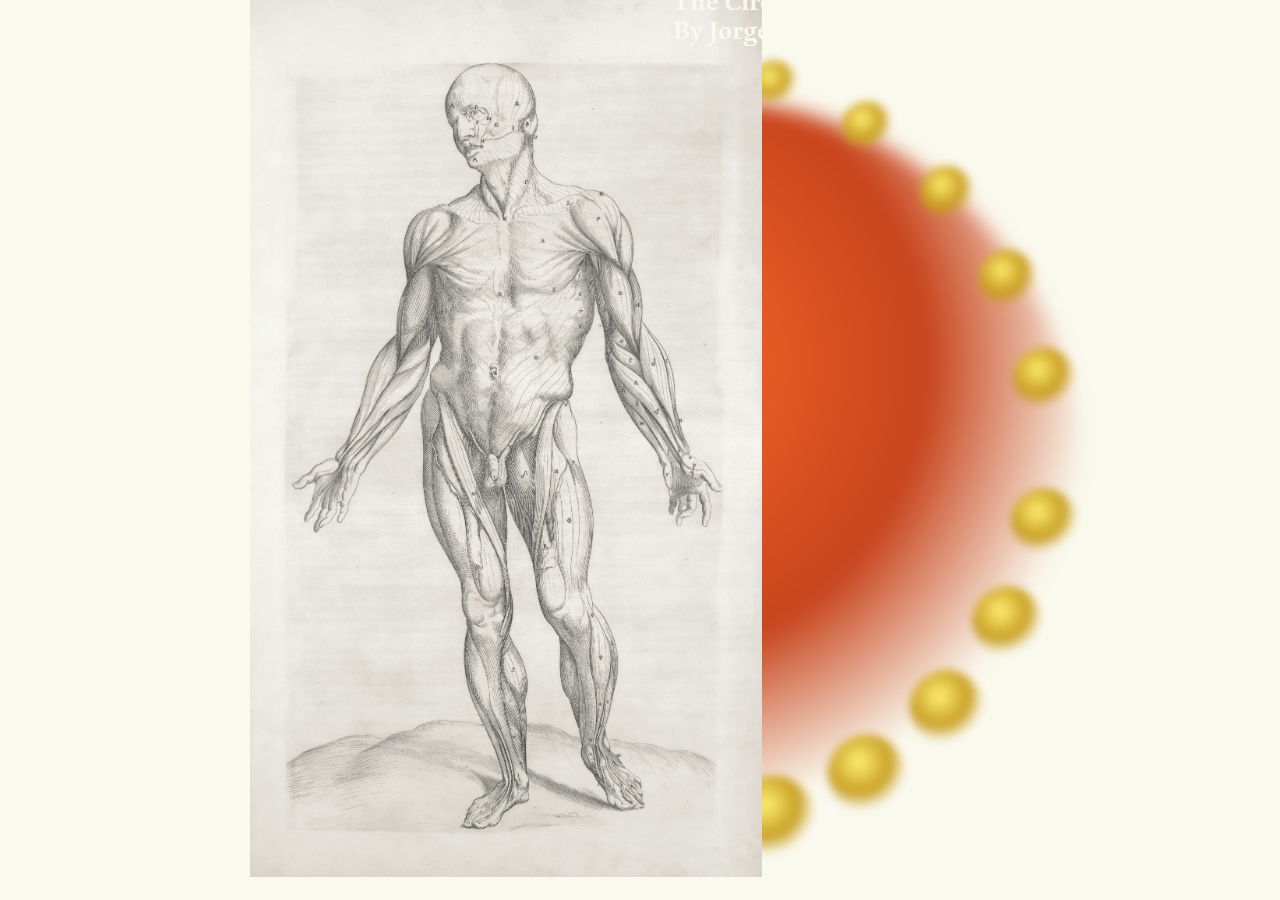
<file: index.html>
<!DOCTYPE html>
<html lang="en">

<head>
    <meta charset="utf-8">
    <meta name="viewport" content="width=device-width, initial-scale=1">
    <title>A card component</title>
    <link rel="stylesheet" href="main.css">
</head>

<body>
    <div class="title-container">
        <h1>
            The Circular Ruins <br>
            By Jorge Luis Borges
        </h1>
    </div>
    <div class="image-area">
        <div class="orange-circle"></div>
        <img src="body_chart.jpg" alt="body-chart" class="body-chart" title="Male human anatomy chart">
        <span title="This text shows the tooltip when hovered over"></span>
        <div class="flames-arc">
            <a class="flame-button b1" href="page1.html" aria-label="Go to page 1"></a>
            <a class="flame-button b2" href="page2.html" aria-label="Go to page 2"></a>
            <a class="flame-button b3" href="page3.html" aria-label="Go to page 3"></a>
            <a class="flame-button b4" href="page4.html" aria-label="Go to page 4"></a>
            <a class="flame-button b5" href="page5.html" aria-label="Go to page 5"></a>
            <a class="flame-button b6" href="page6.html" aria-label="Go to page 6"></a>
            <a class="flame-button b7" href="page7.html" aria-label="Go to page 7"></a>
            <a class="flame-button b8" href="page8.html" aria-label="Go to page 8"></a>
            <a class="flame-button b9" href="page9.html" aria-label="Go to page 9"></a>
            <a class="flame-button b10" href="page10.html" aria-label="Go to page 10"></a>
        </div>
    </div>
</body>
</file>
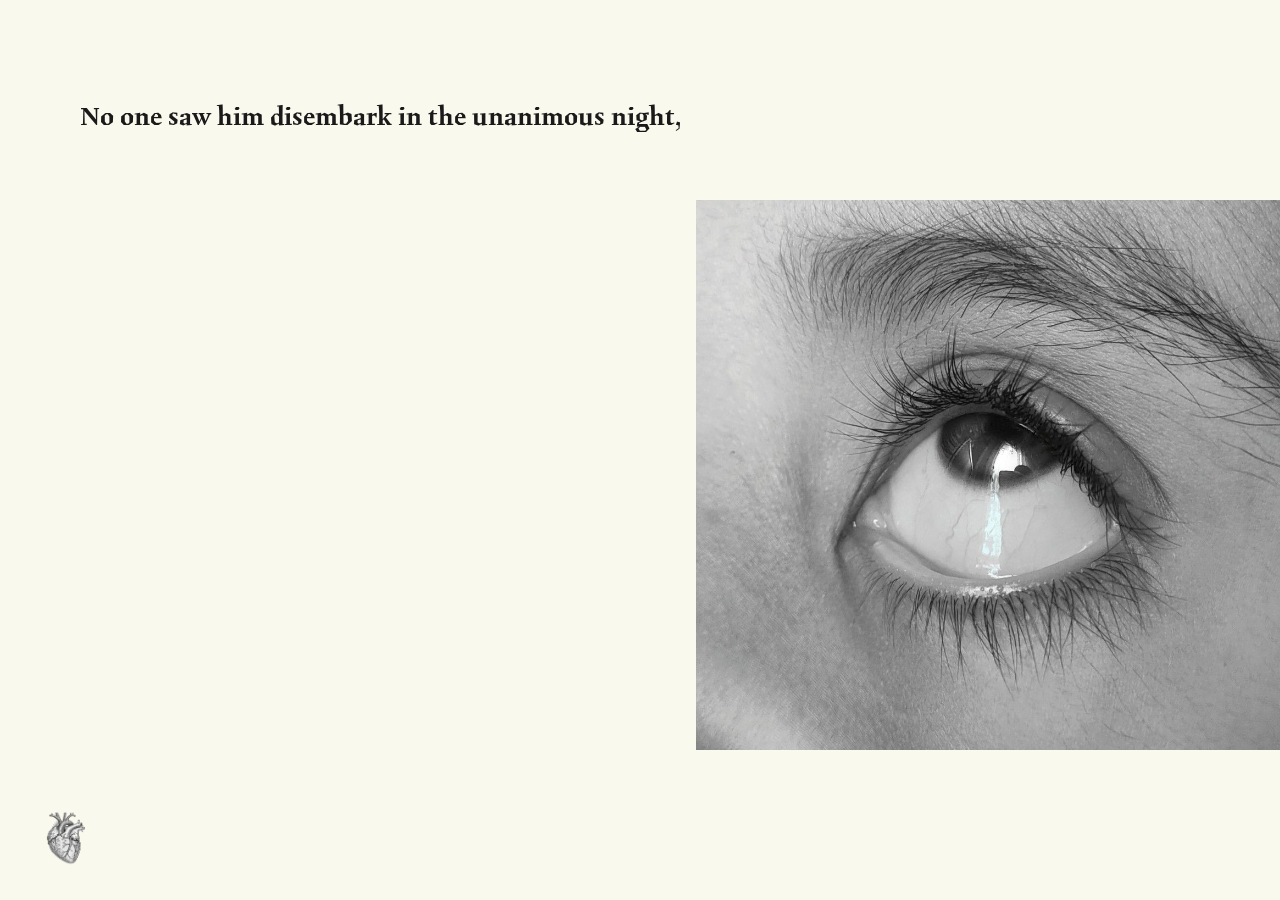
<file: page1.html>
<!DOCTYPE html> <html lang="en">
   <head> <meta charset="utf-8">
     <title>A card component</title> 
     <link rel="stylesheet" href="main.css"> 
    </head>
     <script> 
     const eye = document.getElementById("eye"); 
     const hiddenBox = document.getElementById("hiddenBox");
      eye.addEventListener("click", function() { eye.style.display = "none";
       hiddenBox.style.display = "block"; });
       hiddenBox.addEventListener("click", function() { hiddenBox.style.display = "none";
        eye.style.display = "block"; }); 
        </script> 
        <body class="page2">
           <h1 class="card-title">No one saw him disembark in the unanimous night, </h1> 
           <div class="image-container"> 
            <img src="eye.jpg" alt="Eye Image" class="eye-image" onclick="toggleBox()"> 
            <div class="hidden-box" id="textBox">
               <p> no one saw the bamboo canoe sink into the sacred mud,
                 but in a few days there was no one who did not know that the taciturn 
                 man came from the South and that his home had been one of those numberless 
                 villages upstream in the deeply cleft side of the mountain, where the Zend language 
                 has not been contaminated by Greek and where leprosy is infrequent. What is certain 
                 is that the grey man kissed the mud, climbed up the bank with pushing aside (probably,
                  without feeling) the blades which were lacerating his flesh, and crawled, nauseated and 
                  bloodstained, up to the circular enclosure crowned with a stone tiger or horse, which
                   sometimes was the color of flame and now was that of ashes. </p> 
              </div> 
             </div>
             <a href="index.html" class="home-button">
              <img src="heart.png" class="home-icon" alt="Home">
            </a>

            </body> 
            <script> 
            function toggleBox() { const box = document.getElementById("textBox");
             if (box.style.display === "none" || box.style.display === "") 
             { box.style.display = "block"; } 
             else { box.style.display = "none"; } }
             </script> 
             </html>
</file>
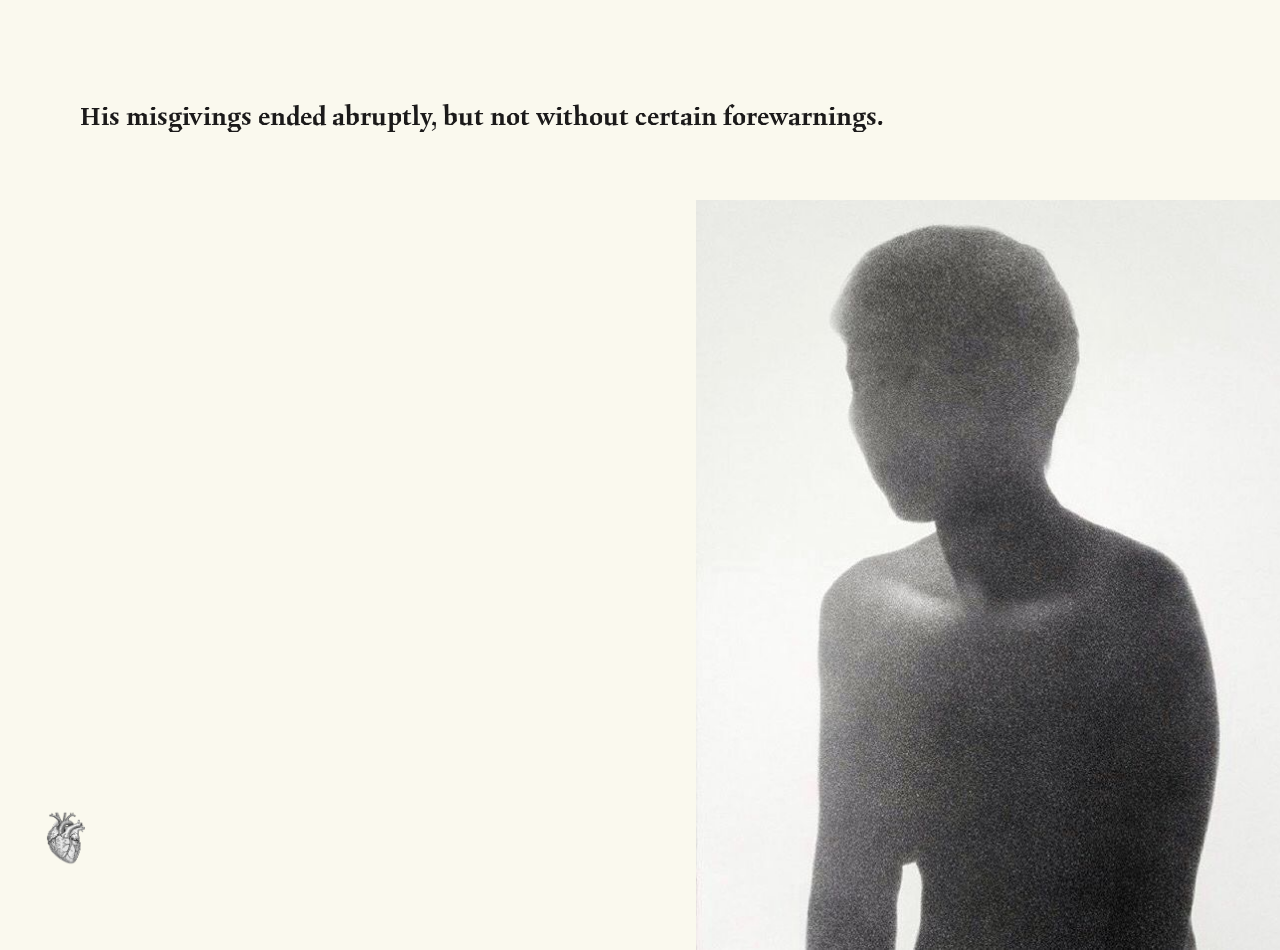
<file: page10.html>
<!DOCTYPE html> <html lang="en">
   <head> <meta charset="utf-8">
     <title>page 10</title> 
     <link rel="stylesheet" href="main.css"> 
    </head>
    <style>
    </style>
     <script> 
     const body = document.getElementById("body"); 
     const hiddenBox = document.getElementById("hiddenBox");
      body.addEventListener("click", function() { body.style.display = "none";
       hiddenBox.style.display = "block"; });
       hiddenBox.addEventListener("click", function() { hiddenBox.style.display = "none";
        body.style.display = "block"; }); 
        </script> 
        <body class="page2">
           <h1 class="card-title"> His misgivings ended abruptly, but not without certain forewarnings.   </h1> 
           <div class="image-container"> 
            <img src="body.jpg" alt="Body Image" class="body-image" onclick="toggleBox()"> 
            <div class="hidden-box" id="textBox">
               <p>
             First (after a long drought) a remote cloud, as light as a bird, appeared on a hill; then, 
             toward the South, the sky took on the rose color of leopard's gums; then came clouds of smoke
              which rusted the metal of the nights; afterwards came the panic-stricken flight of wild animals.
               For what had happened many centuries before was repeating itself. The ruins of the sanctuary of 
               the god of Fire was destroyed by fire. In a dawn without birds, the wizard saw the concentric fire 
               licking the walls. For a moment, he thought of taking refuge in the water, but then he understood
                that death was coming to crown his old age and absolve him from his labors. He walked toward the 
                sheets of flame. They did not bite his flesh, they caressed him and flooded him without heat or
                 combustion. With relief, with humiliation, with terror, he understood that he also was an illusion, 
                 that someone else was dreaming him.
                </p> 
              </div> 
             </div>
             <a href="index.html" class="home-button">
              <img src="heart.png" class="home-icon" alt="Home">
            </a>
            </body> 
            <script> 
            function toggleBox() { const box = document.getElementById("textBox");
             if (box.style.display === "none" || box.style.display === "") 
             { box.style.display = "block"; } 
             else { box.style.display = "none"; } }
             </script> 
             </html>
</file>
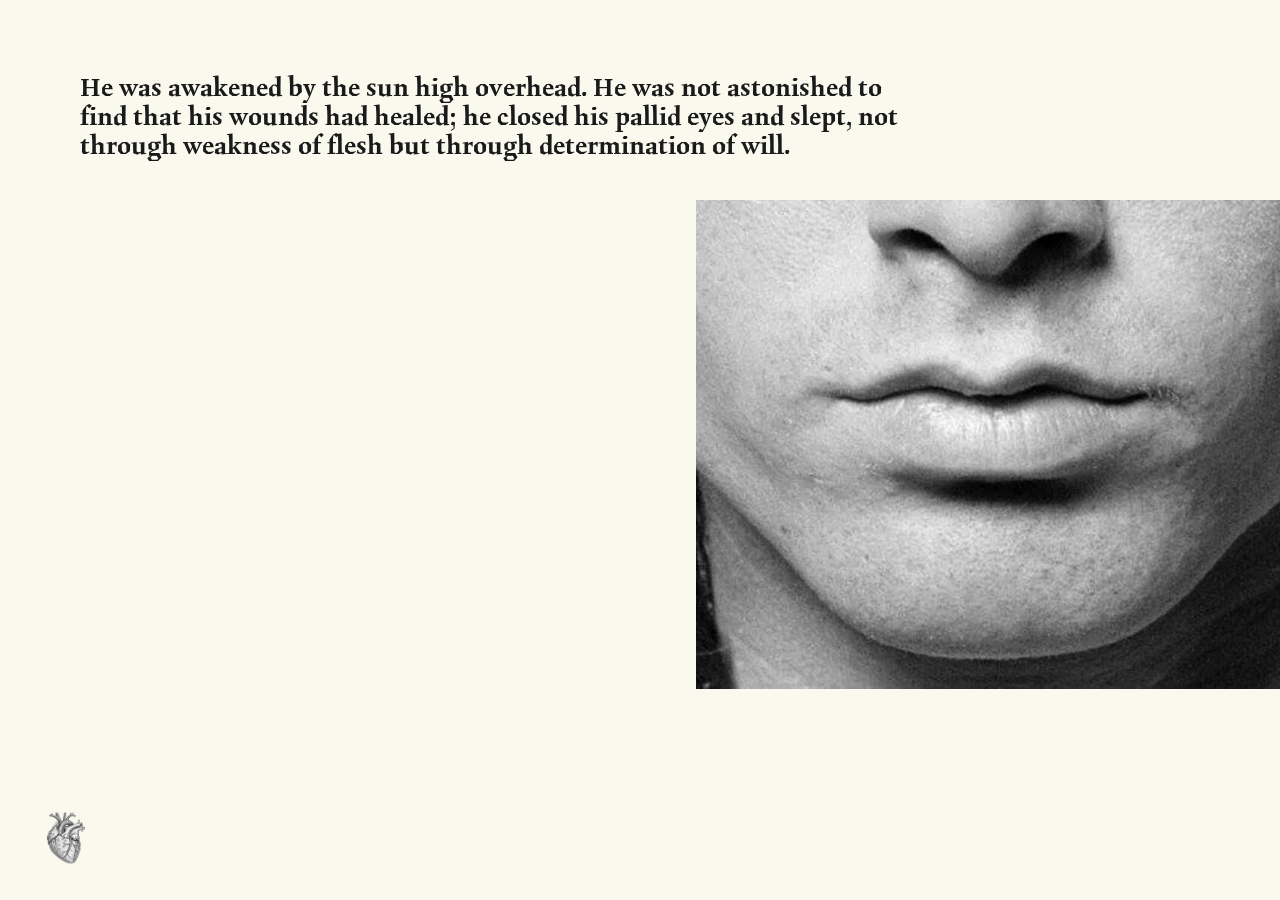
<file: page2.html>
<!DOCTYPE html>
<html lang="en">

<head>
  <meta charset="utf-8">
  <title>page</title>
  <link rel="stylesheet" href="main.css">
</head>

<script>
  const mouth = document.getElementById("mouth");
  const hiddenBox = document.getElementById("hiddenBox");

  mouth.addEventListener("click", function () {
    mouth.style.display = "none";
    hiddenBox.style.display = "block";
  });

  hiddenBox.addEventListener("click", function () {
    hiddenBox.style.display = "none";
    mouth.style.display = "block";
  });
</script>

<body class="page2">

  <h1 class="card-title">He was awakened by the sun high overhead. He was not astonished to find that his wounds had healed; he closed his pallid eyes and slept, not through weakness of flesh but through determination of will. </h1>
  <div class="image-container">
    <img src="mouth.jpg" alt="Mouth Image" class="mouth-image" onclick="toggleBox()">

    <div class="hidden-box" id="textBox">
      <p>
       He knew that this temple was the place required for his invincible intent; 
       he knew that the incessant trees had not succeeded in strangling the ruins of another propitious temple
        downstream which had once belonged to gods now burned and dead; he knew that his immediate obligation was to dream.
         Toward midnight he was awakened by the inconsolable shriek of a bird. Tracks of bare feet, some figs 
         and a jug warned him that the men of the region had been spying respectfully on his sleep, soliciting 
         his protection or afraid of his magic. He felt a chill of fear, and sought out a sepulchral niche in the
          dilapidated wall where he concealed himself among unfamiliar leaves.
        The purpose which guided him was not impossible, though supernatural.
         He wanted to dream a man; he wanted to dream him in minute entirety and impose him on reality. 
         This magic project had exhausted the entire expanse of his mind; if someone had asked him his name
          or to relate some event of his former life, he would not have been able to give an answer. 
          This uninhabited, ruined temple suited him, for it is contained a minimum of visible world; 
          the proximity of the workmen also suited him, for they took it upon themselves to provide for his 
          frugal needs. The rice and fruit they brought him were nourishment enough for his body, which was
          consecrated to the sole task of sleeping and dreaming.
      </p>
    </div>
<a href="index.html" class="home-button">
              <img src="heart.png" class="home-icon" alt="Home">
            </a>

</body>

<script>
  function toggleBox() {
    const box = document.getElementById("textBox");
    if (box.style.display === "none" || box.style.display === "") {
      box.style.display = "block";
    } else {
      box.style.display = "none";
    }
  }
</script>
</file>
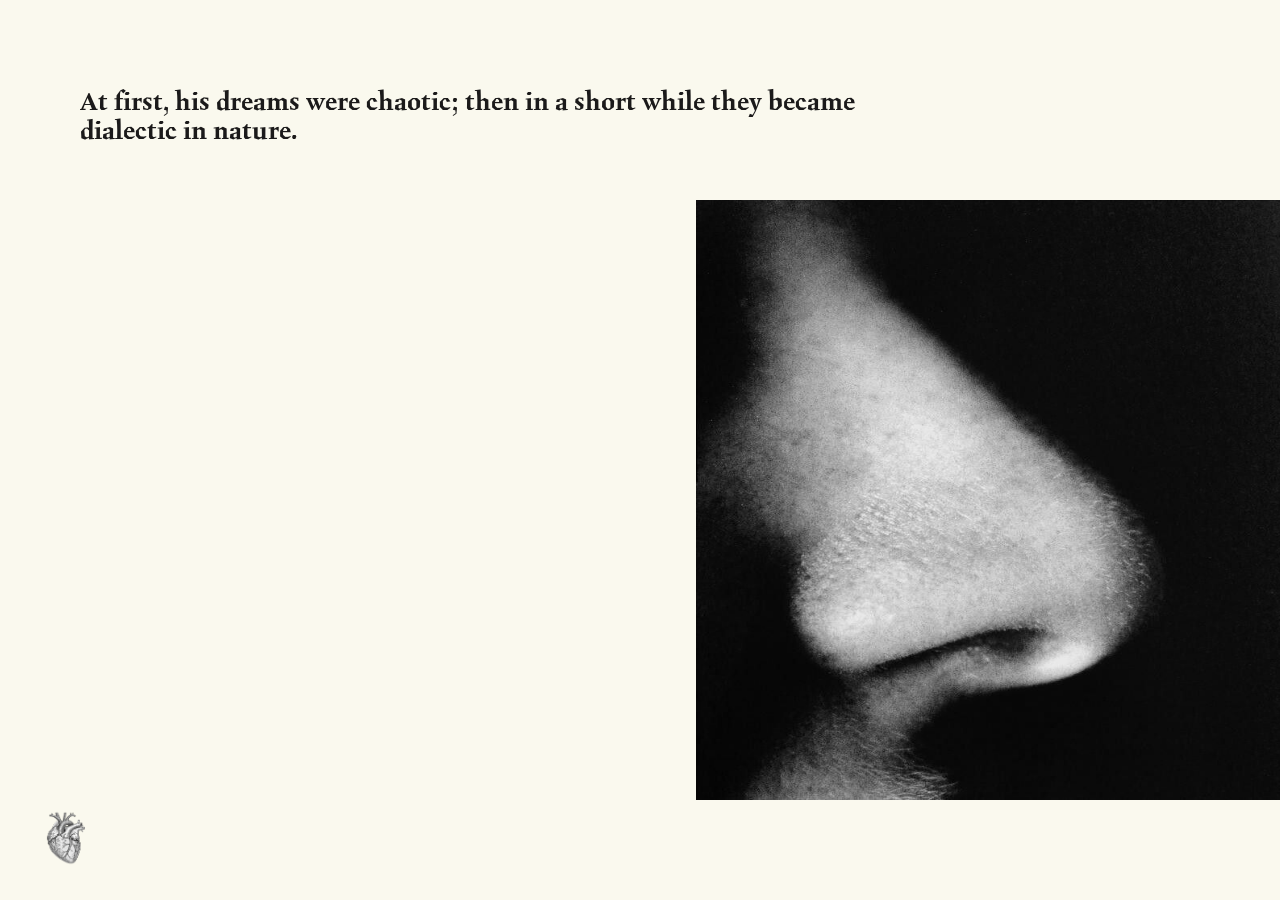
<file: page3.html>
<!DOCTYPE html> <html lang="en">
   <head> <meta charset="utf-8">
     <title>page 3</title> 
     <link rel="stylesheet" href="main.css"> 
    </head>
     <script> 
     const nose = document.getElementById("nose"); 
     const hiddenBox = document.getElementById("hiddenBox");
      nose.addEventListener("click", function() { nose.style.display = "none";
       hiddenBox.style.display = "block"; });
       hiddenBox.addEventListener("click", function() { hiddenBox.style.display = "none";
        nose.style.display = "block"; }); 
        </script> 
        <body class="page2">
           <h1 class="card-title">At first, his dreams were chaotic; then in a short while they became dialectic in nature. </h1> 
           <div class="image-container"> 
            <img src="nose.jpg" alt="Nose Image" class="nose-image" onclick="toggleBox()"> 
            <div class="hidden-box" id="textBox">
               <p> The stranger dreamed that he was in the center of a circular amphitheater which was more or less
                 the burnt temple; clouds of taciturn students filled the tiers of seats; the faces of the farthest 
                 ones hung at a distance of many centuries and as high as the stars, but their features were completely 
                 precise. The man lectured his pupils on anatomy, cosmography, and magic: the faces listened anxiously 
                 and tried to answer understandingly, as if they guessed the importance of that examination which would 
                 redeem one of them from his condition of empty illusion and interpolate him into the real world. 
                 Asleep or awake, the man thought over the answers of his phantoms, did not allow himself to be
                deceived by imposters, and in certain perplexities he sensed a growing intelligence. He was 
                seeking a soul worthy of participating in the universe.
                </p> 
              </div> 
             </div>
             <a href="index.html" class="home-button">
              <img src="heart.png" class="home-icon" alt="Home">
            </a>
            </body> 
            <script> 
            function toggleBox() { const box = document.getElementById("textBox");
             if (box.style.display === "none" || box.style.display === "") 
             { box.style.display = "block"; } 
             else { box.style.display = "none"; } }
             </script> 
             </html>
</file>
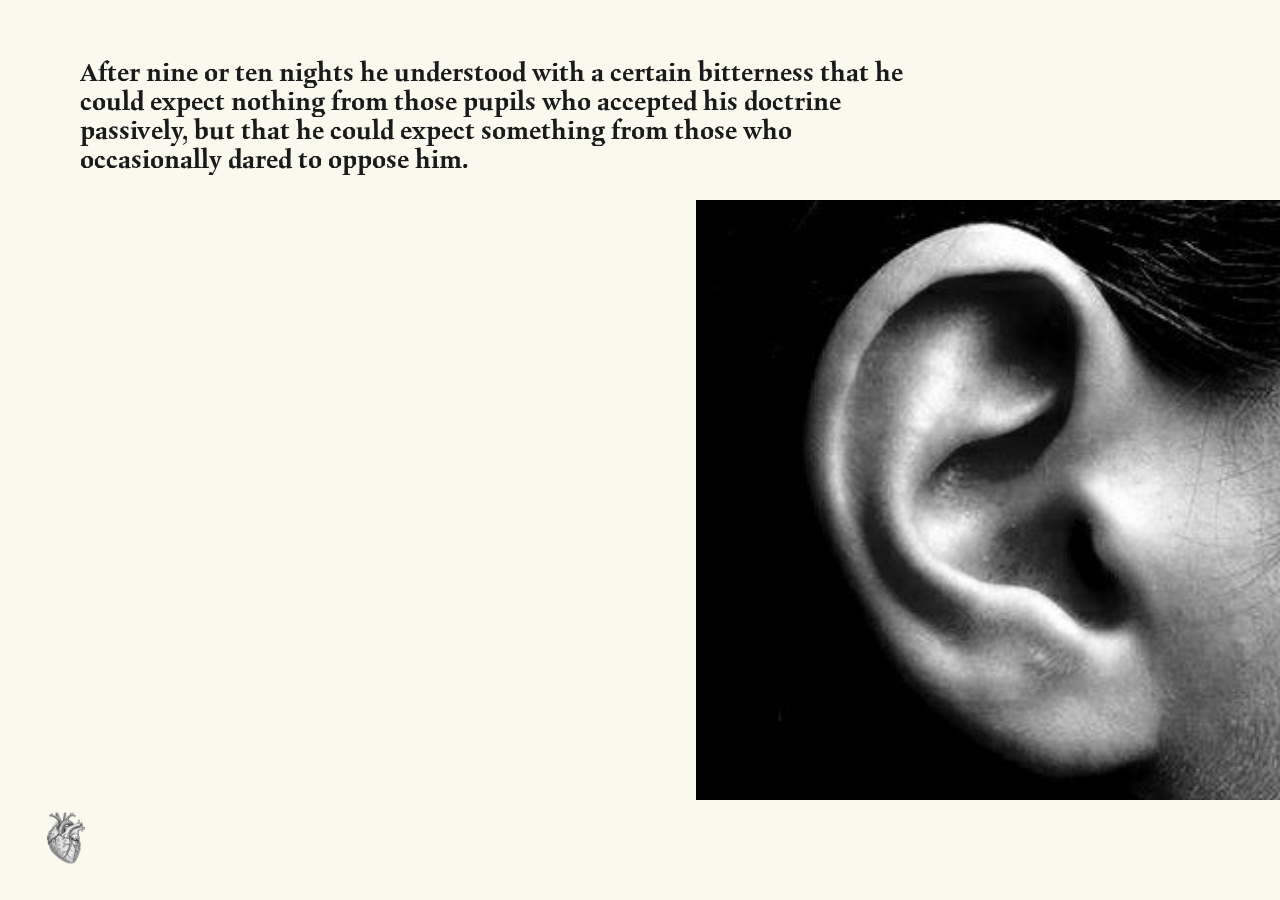
<file: page4.html>
<!DOCTYPE html> <html lang="en">
   <head> <meta charset="utf-8">
     <title>page 4</title> 
     <link rel="stylesheet" href="main.css"> 
    </head>
     <script> 
     const ear = document.getElementById("ear"); 
     const hiddenBox = document.getElementById("hiddenBox");
      ear.addEventListener("click", function() { ear.style.display = "none";
       hiddenBox.style.display = "block"; });
       hiddenBox.addEventListener("click", function() { hiddenBox.style.display = "none";
        ear.style.display = "block"; }); 
        </script> 
        <body class="page2">
           <h1 class="card-title">After nine or ten nights he understood with a certain bitterness that he could expect nothing from those pupils who accepted his doctrine passively, but that he could expect something from those who occasionally dared to oppose him. </h1> 
           <div class="image-container"> 
            <img src="ear.jpg" alt="Ear Image" class="ear-image" onclick="toggleBox()"> 
            <div class="hidden-box" id="textBox">
               <p>The former group, although worthy of love and affection, could not ascend to the level of 
                individuals; the latter pre-existed to a slightly greater degree. One afternoon (now afternoons 
                were also given over to sleep, now he was only awake for a couple hours at daybreak) he dismissed
                 the vast illusory student body for good and kept only one pupil. He was a taciturn, sallow boy, 
                 at times intractable, and whose sharp features resembled of those of his dreamer. The brusque 
                 elimination of his fellow students did not disconcert him for long; after a few private lessons,
                 his progress was enough to astound the teacher. Nevertheless, a catastrophe took place. One day,
                the man emerged from his sleep as if from a viscous desert, looked at the useless afternoon light
                 which he immediately confused with the dawn, and understood that he had not dreamed. All that night 
                and all day long, the intolerable lucidity of insomnia fell upon him. He tried exploring the forest,
                 to lose his strength; among the hemlock he barely succeeded in experiencing several short snatchs 
                 of sleep, veined with fleeting, rudimentary visions that were useless.
                </p> 
              </div> 
             </div>
             <a href="index.html" class="home-button">
              <img src="heart.png" class="home-icon" alt="Home">
            </a>
            </body> 
            <script> 
            function toggleBox() { const box = document.getElementById("textBox");
             if (box.style.display === "none" || box.style.display === "") 
             { box.style.display = "block"; } 
             else { box.style.display = "none"; } }
             </script> 
             </html>
</file>
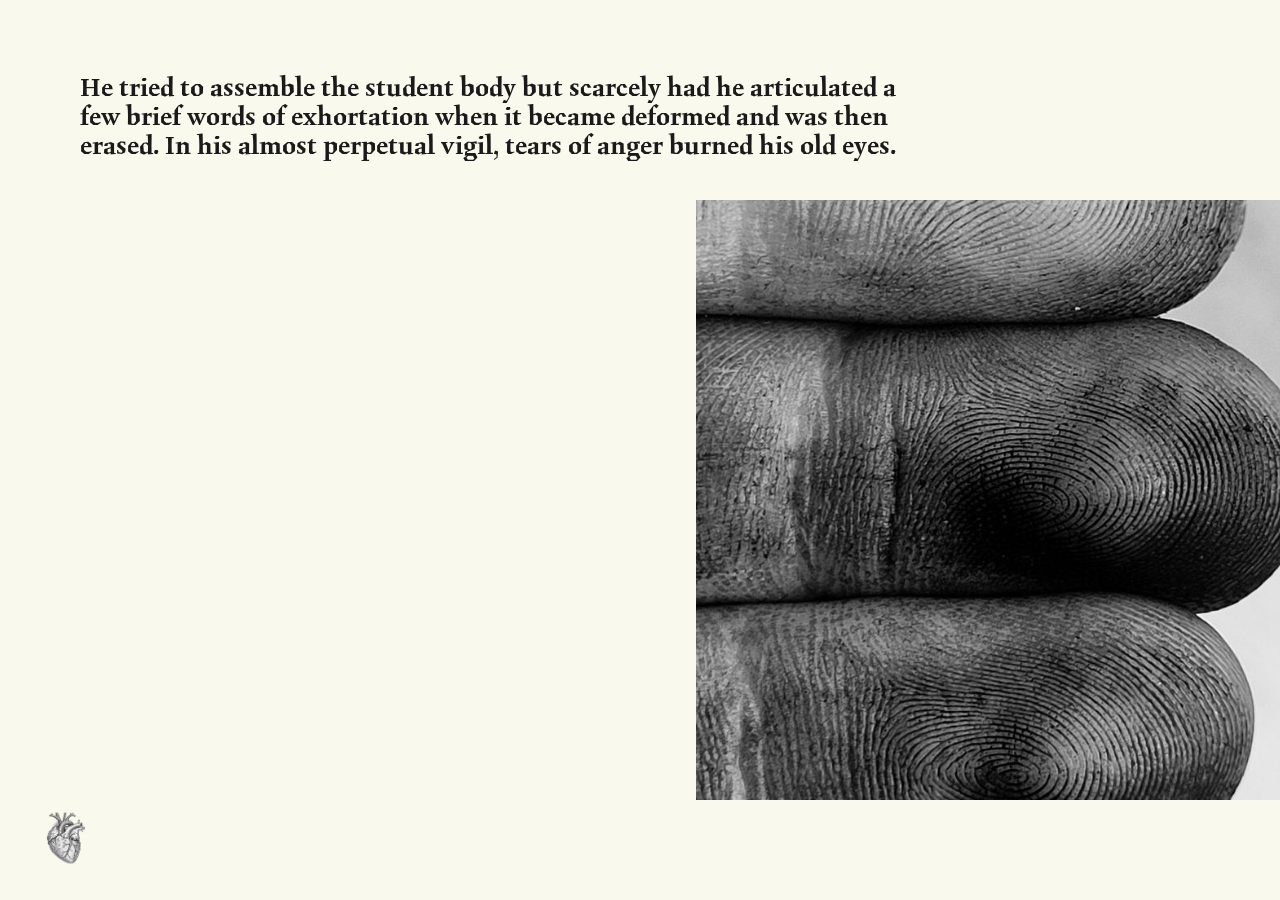
<file: page5.html>
<!DOCTYPE html> <html lang="en">
   <head> <meta charset="utf-8">
     <title>page 5</title> 
     <link rel="stylesheet" href="main.css"> 
    </head>
     <script> 
     const fingers = document.getElementById("fingers"); 
     const hiddenBox = document.getElementById("hiddenBox");
      fingers.addEventListener("click", function() { fingers.style.display = "none";
       hiddenBox.style.display = "block"; });
       hiddenBox.addEventListener("click", function() { hiddenBox.style.display = "none";
        fingers.style.display = "block"; }); 
        </script> 
        <body class="page2">
           <h1 class="card-title">He tried to assemble the student body but scarcely had he articulated a few brief words of exhortation when it became deformed and was then erased. In his almost perpetual vigil, tears of anger burned his old eyes.

 </h1> 
           <div class="image-container"> 
            <img src="fingers.jpg" alt="Fingers Image" class="fingers-image" onclick="toggleBox()"> 
            <div class="hidden-box" id="textBox">
               <p>
                He understood that modeling the incoherent and vertiginous matter of which dreams are composed
                 was the most difficult task that a man could undertake, even though he should penetrate all the 
                 enigmas of a superior and inferior order; much more difficult than weaving a rope out of sand or
                coining the faceless wind. He swore he would forget the enormous hallucination which had thrown
                him off at first, and he sought another method of work. Before putting it into execution, he spent
                a month recovering his strength, which had been squandered by his delirium. He abandoned all 
                premeditation of dreaming and almost immediately succeeded in sleeping a reasonable part of each day.
                 The few times that he had dreams during this period, he paid no attention to them. Before resuming
                  his task, he waited until the moon's disk was perfect. Then, in the afternoon, he purified himself 
                 in the waters of the river, worshiped the planetary gods, pronounced the prescribed syllables of a 
                  mighty name, and went to sleep. He dreamed almost immediately, with his heart throbbing.
                </p> 
              </div> 
             </div>
             <a href="index.html" class="home-button">
              <img src="heart.png" class="home-icon" alt="Home">
            </a>
            </body> 
            <script> 
            function toggleBox() { const box = document.getElementById("textBox");
             if (box.style.display === "none" || box.style.display === "") 
             { box.style.display = "block"; } 
             else { box.style.display = "none"; } }
             </script> 
             </html>
</file>
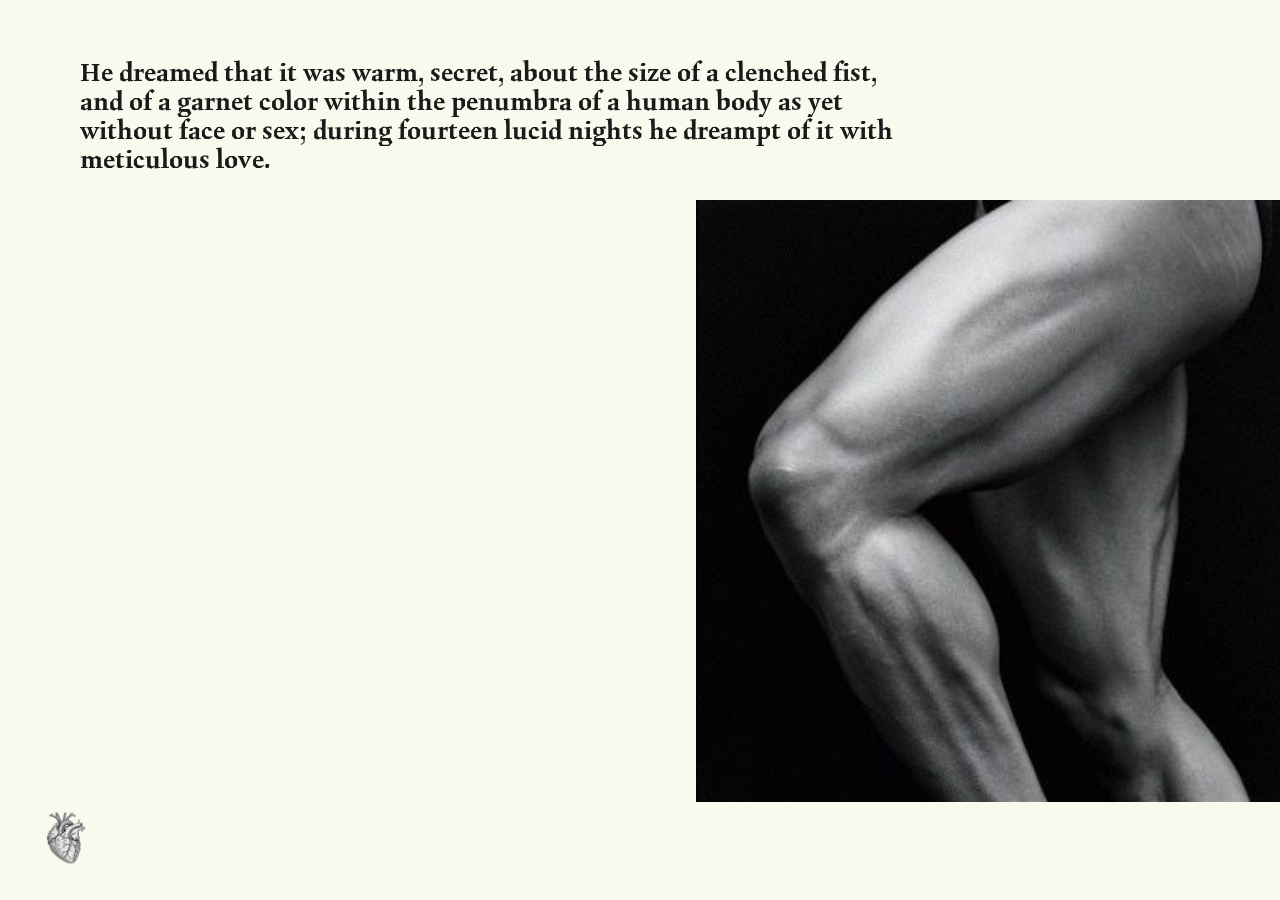
<file: page6.html>
<!DOCTYPE html> <html lang="en">
   <head> <meta charset="utf-8">
     <title>page 6</title> 
     <link rel="stylesheet" href="main.css"> 
    </head>
     <script> 
     const knee = document.getElementById("knee"); 
     const hiddenBox = document.getElementById("hiddenBox");
      knee.addEventListener("click", function() { knee.style.display = "none";
       hiddenBox.style.display = "block"; });
       hiddenBox.addEventListener("click", function() { hiddenBox.style.display = "none";
        knee.style.display = "block"; }); 
        </script> 
        <body class="page2">
           <h1 class="card-title">  He dreamed that it was warm, secret, about the size of a clenched fist, and of a garnet color within the penumbra of a human body as yet without face or sex; during fourteen lucid nights he dreampt of it with meticulous love. </h1> 
           <div class="image-container"> 
            <img src="knee.jpg" alt="Knee Image" class="knee-image" onclick="toggleBox()"> 
            <div class="hidden-box" id="textBox">
               <p>
                Every night he perceived it more clearly. He did not touch it; he only permitted himself to witness it, 
                to observe it, and occasionally to rectify it with a glance. He perceived it and lived it from all angles 
                and distances. On the fourteenth night he lightly touched the pulmonary artery with his index finger, then 
                the whole heart, outside and inside. He was satisfied with the examination. He deliberately did not dream 
                for a night; he took up the heart again, invoked the name of a planet, and undertook the vision of another 
                of the principle organs. Within a year he had come to the skeleton and the eyelids. The innumerable hair 
                was perhaps the most difficult task. He dreamed an entire man--a young man, but who did not sit up or talk,
                 who was unable to open his eyes. Night after night, the man dreamt him asleep.
                </p> 
              </div> 
             </div>
             <a href="index.html" class="home-button">
              <img src="heart.png" class="home-icon" alt="Home">
            </a>
            </body> 
            <script> 
            function toggleBox() { const box = document.getElementById("textBox");
             if (box.style.display === "none" || box.style.display === "") 
             { box.style.display = "block"; } 
             else { box.style.display = "none"; } }
             </script> 
             </html>
</file>
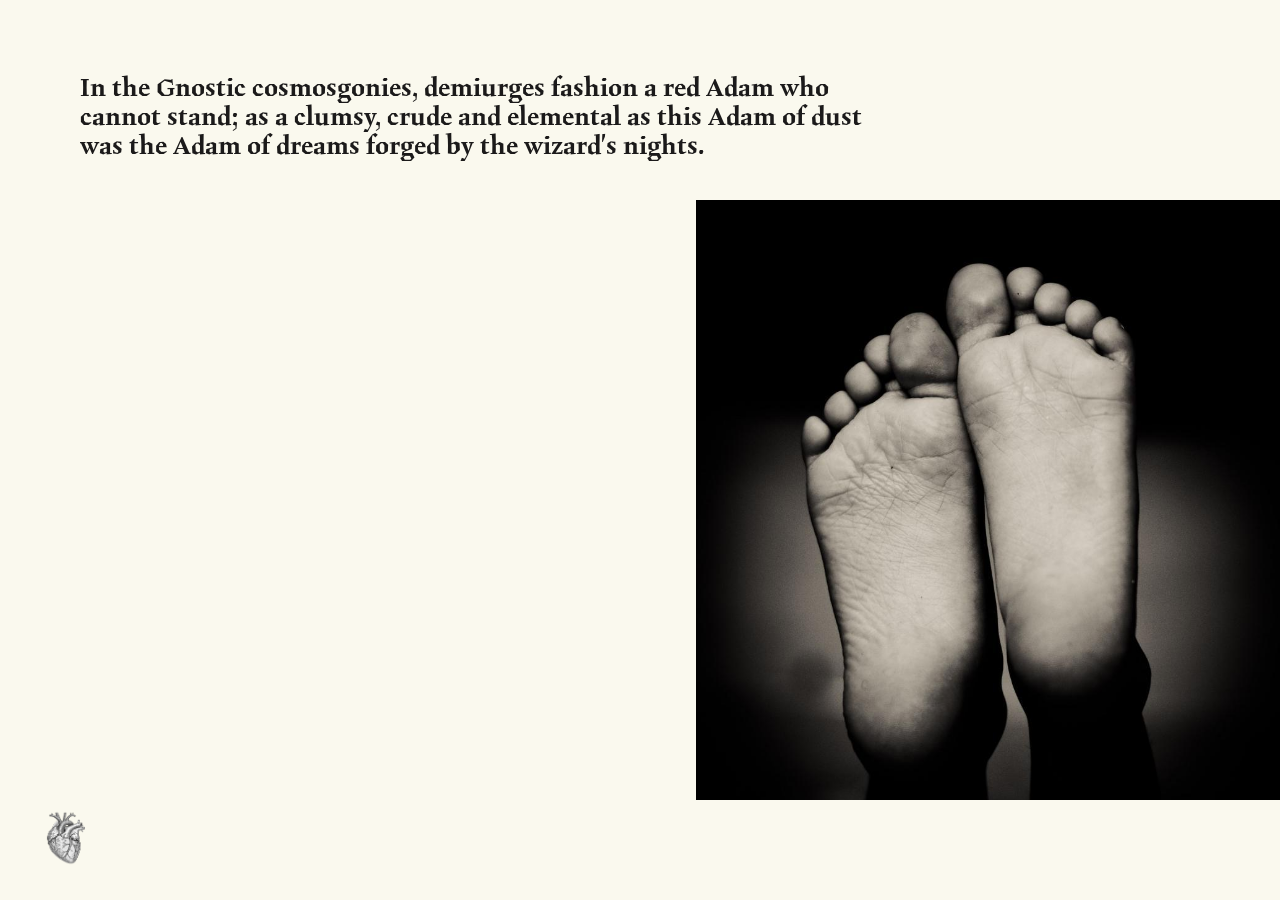
<file: page7.html>
<!DOCTYPE html> <html lang="en">
   <head> <meta charset="utf-8">
     <title>page 7</title> 
     <link rel="stylesheet" href="main.css"> 
    </head>
     <script> 
     const feet = document.getElementById("feet"); 
     const hiddenBox = document.getElementById("hiddenBox");
      feet.addEventListener("click", function() { feet.style.display = "none";
       hiddenBox.style.display = "block"; });
       hiddenBox.addEventListener("click", function() { hiddenBox.style.display = "none";
        feet.style.display = "block"; }); 
        </script> 
        <body class="page2">
           <h1 class="card-title">  In the Gnostic cosmosgonies, demiurges fashion a red Adam who cannot stand; as a clumsy, crude and elemental as this Adam of dust was the Adam of dreams forged by the wizard's nights.  </h1> 
           <div class="image-container"> 
            <img src="feet.jpg" alt="Feet Image" class="feet-image" onclick="toggleBox()"> 
            <div class="hidden-box" id="textBox">
               <p>
               One afternoon, the man almost destroyed his entire work, but then changed his mind.
                (It would have been better had he destroyed it.) When he had exhausted all supplications
                 to the deities of earth, he threw himself at the feet of the effigy which was perhaps a tiger
                  or perhaps a colt and implored its unknown help. That evening, at twilight, he dreamt of the 
                statue. He dreamt it was alive, tremulous: it was not an atrocious bastard of a tiger and a colt,
                 but at the same time these two firey creatures and also a bull, a rose, and a storm. This multiple
                 god revealed to him that his earthly name was Fire, and that in this circular temple (and in others
                like it) people had once made sacrifices to him and worshiped him, and that he would magically 
                animate the dreamed phantom, in such a way that all creatures, except Fire itself and the dreamer,
                would believe to be a man of flesh and blood. He commanded that once this man had been instructed
                in all the rites, he should be sent to the other ruined temple whose pyramids were still standing 
                downstream, so that some voice would glorify him in that deserted ediface. In the dream of the man 
                that dreamed, the dreamed one awoke.
                </p> 
              </div> 
             </div>
             <a href="index.html" class="home-button">
              <img src="heart.png" class="home-icon" alt="Home">
            </a>
            </body> 
            <script> 
            function toggleBox() { const box = document.getElementById("textBox");
             if (box.style.display === "none" || box.style.display === "") 
             { box.style.display = "block"; } 
             else { box.style.display = "none"; } }
             </script> 
             </html>
</file>
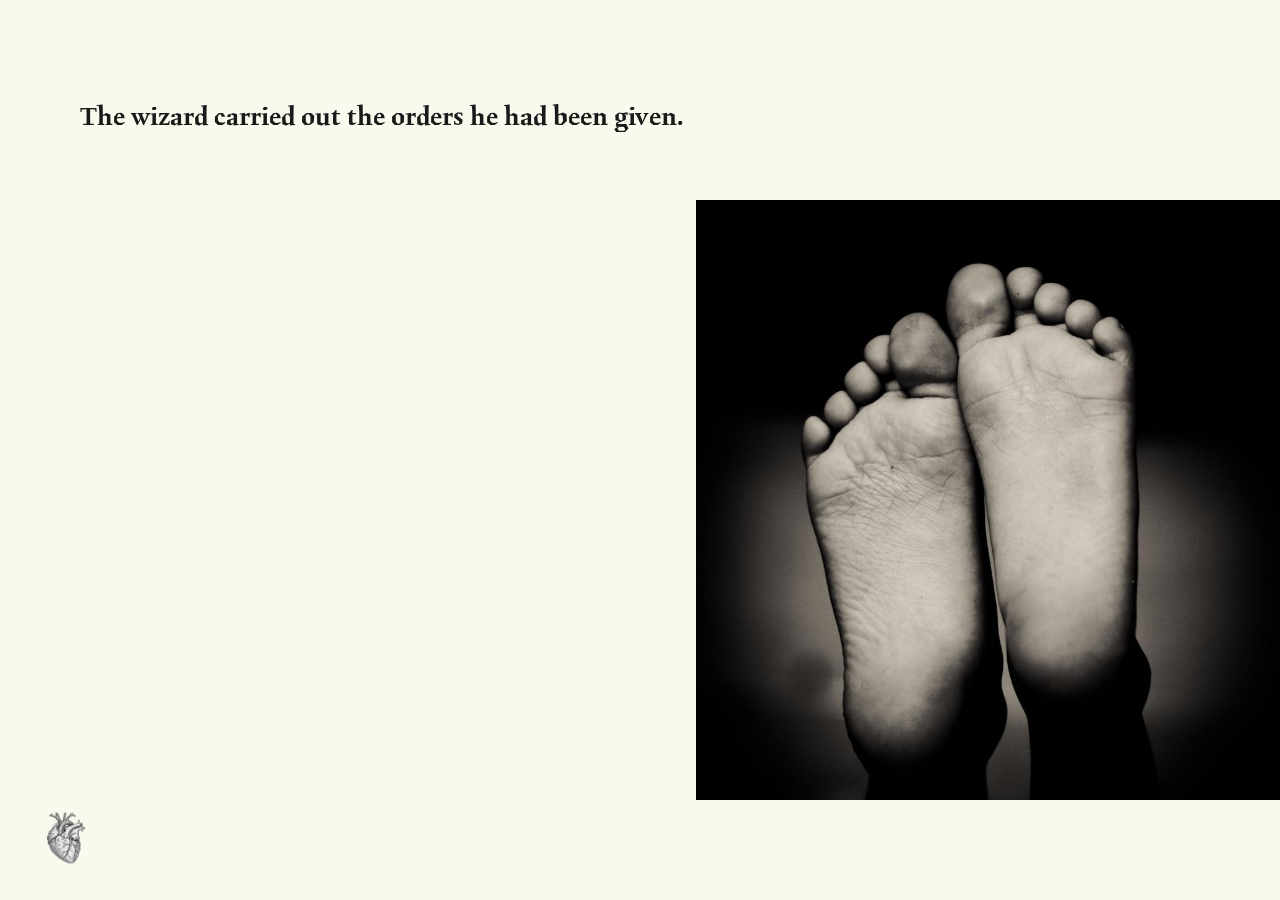
<file: page8.html>
<!DOCTYPE html> <html lang="en">
   <head> <meta charset="utf-8">
     <title>page 8</title> 
     <link rel="stylesheet" href="main.css"> 
    </head>
     <script> 
     const feet = document.getElementById("feet"); 
     const hiddenBox = document.getElementById("hiddenBox");
      feet.addEventListener("click", function() { feet.style.display = "none";
       hiddenBox.style.display = "block"; });
       hiddenBox.addEventListener("click", function() { hiddenBox.style.display = "none";
        feet.style.display = "block"; }); 
        </script> 
        <body class="page2">
           <h1 class="card-title"> The wizard carried out the orders he had been given.   </h1> 
           <div class="image-container"> 
            <img src="feet.jpg" alt="Feet Image" class="feet-image" onclick="toggleBox()"> 
            <div class="hidden-box" id="textBox">
               <p>
              He devoted a certain length of time (which finally proved to be two years) to instructing him in 
              the mysteries of the universe and the cult of fire. Secretly, he was pained at the idea of being
               seperated from him. On the pretext of pedagogical necessity, each day he increased the number of
                hours dedicated to dreaming. He also remade the right shoulder, which was somewhat defective. At
                 times, he was disturbed by the impression that all this had already happened . . . In general, 
                 his days were happy; when he closed his eyes, he thought: Now I will be with my son. Or, more rarely: 
                 The son I have engendered is waiting for me and will not exist if I do not go to him.
            Gradually, he began accustoming him to reality. Once he ordered him to place a flag on a faraway peak. 
            The next day the flag was fluttering on the peak. He tried other analogous experiments, each time more 
            audacious. With a certain bitterness, he understood that his son was ready to be born--and perhaps impatient. 
            That night he kissed him for the first time and sent him off to the other temple whose remains were turning
             white downstream, across many miles of inextricable jungle and marshes. Before doing this (and so that his
              son should never know that he was a phantom, so that he should think himself a man like any other) he destroyed
               in him all memory of his years of apprenticeship.
                </p> 
              </div> 
             </div>
             <a href="index.html" class="home-button">
              <img src="heart.png" class="home-icon" alt="Home">
            </a>
            </body> 
            <script> 
            function toggleBox() { const box = document.getElementById("textBox");
             if (box.style.display === "none" || box.style.display === "") 
             { box.style.display = "block"; } 
             else { box.style.display = "none"; } }
             </script> 
             </html>
</file>
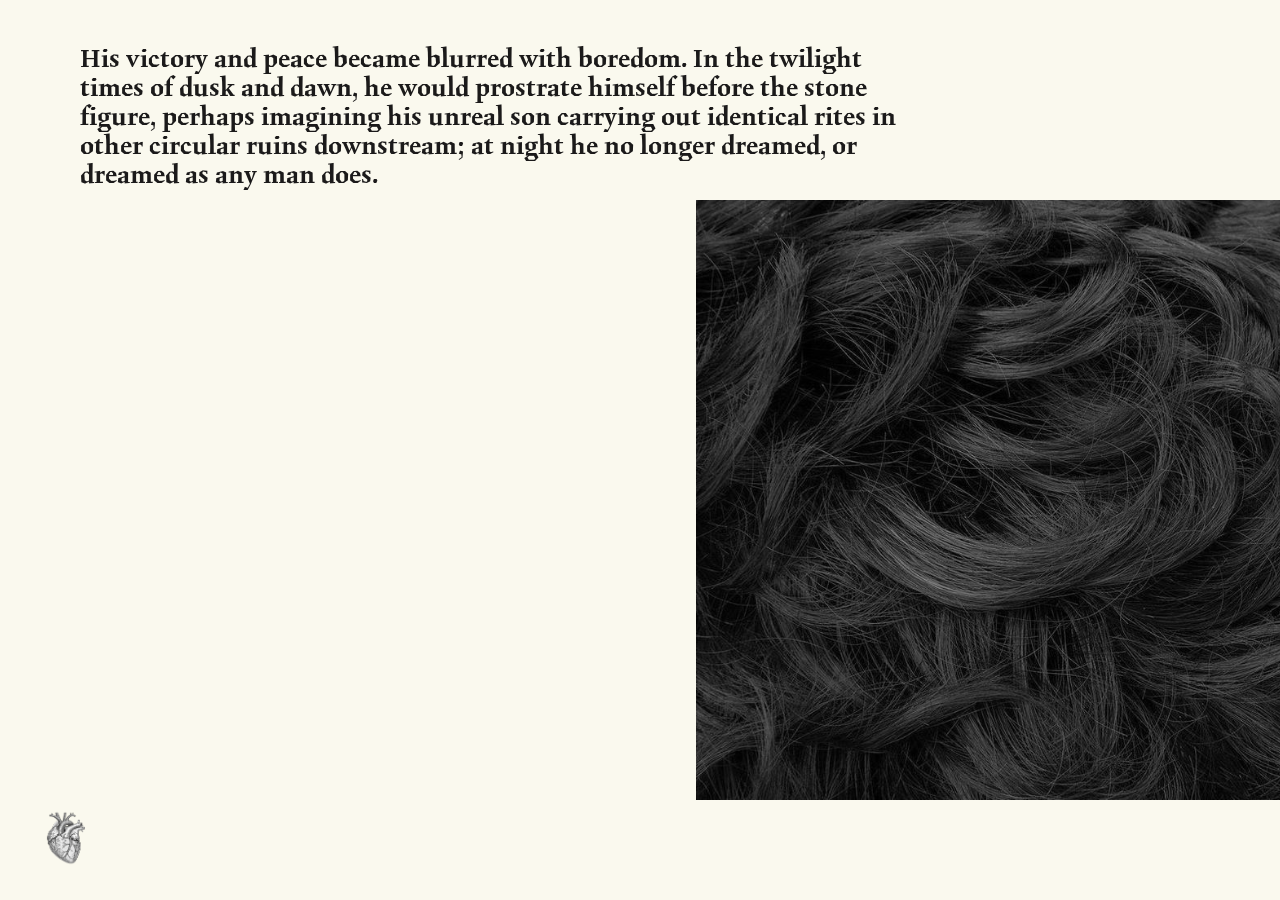
<file: page9.html>
<!DOCTYPE html> <html lang="en">
   <head> <meta charset="utf-8">
     <title>page 9</title> 
     <link rel="stylesheet" href="main.css"> 
    </head>
     <script> 
     const hair = document.getElementById("hair"); 
     const hiddenBox = document.getElementById("hiddenBox");
      hair.addEventListener("click", function() { hair.style.display = "none";
       hiddenBox.style.display = "block"; });
       hiddenBox.addEventListener("click", function() { hiddenBox.style.display = "none";
        hair.style.display = "block"; }); 
        </script> 
        <body class="page2">
           <h1 class="card-title"> His victory and peace became blurred with boredom. In the twilight times of dusk and dawn, he would prostrate himself before the stone figure, perhaps imagining his unreal son carrying out identical rites in other circular ruins downstream; at night he no longer dreamed, or dreamed as any man does.  </h1> 
           <div class="image-container"> 
            <img src="hair.jpg" alt="Hair Image" class="hair-image" onclick="toggleBox()"> 
            <div class="hidden-box" id="textBox">
               <p>
             His perceptions of the sounds and forms of the universe became somewhat pallid: his absent
              son was being nourished by these diminution of his soul. The purpose of his life had been 
              fulfilled; the man remained in a kind of ecstasy. After a certain time, which some chronicles 
              prefer to compute in years and others in decades, two oarsmen awoke him at midnight; he could 
              not see their faces, but they spoke to him of a charmed man in a temple of the North, capable
               of walking on fire without burning himself. The wizard suddenly remembered the words of the god.
                He remembered that of all the creatures that people the earth, Fire was the only one who knew his 
                son to be a phantom. This memory, which at first calmed him, ended by tormenting him. He feared lest
                 his son should meditate on this abnormal privilege and by some means find out he was a mere simulacrum.
                  Not to be a man, to be a projection of another man's dreams--what an incomparable humiliation, what
                 madness! Any father is interested in the sons he has procreated (or permitted) out of the mere confusion
                  of happiness; it was natural that the wizard should fear for the future of that son whom he had thought 
                  out entrail by entrail, feature by feature, in a thousand and one secret nights.
                </p> 
              </div> 
             </div>
             <a href="index.html" class="home-button">
              <img src="heart.png" class="home-icon" alt="Home">
            </a>
            </body> 
            <script> 
            function toggleBox() { const box = document.getElementById("textBox");
             if (box.style.display === "none" || box.style.display === "") 
             { box.style.display = "block"; } 
             else { box.style.display = "none"; } }
             </script> 
             </html>
</file>
<file: main.css>
body {
    background-color: #FAF9EE;
    margin: 0;
    padding: 0;
}

.body-chart {
    width: 40%;
    height: auto;
    display: block;
    margin-left: 250px;
    position: relative;
    z-index: 1;
}

@font-face {
    font-family: "Fugit";
    src: url(fonts/FugitUnlicencedTrial-Bold.ttf) format("truetype");
}

.title-container {
    inset: 0;       
  height: auto; 
  display: flex;
  align-items: center;
  padding-left: 55px;
  position: relative;
}

h1 {
  position: absolute;
  right: 370px;
  top: 50%;
  transform: translateY(-50%);
  color: #FAF9EE;
  font-family: "Fugit";
  font-size: 18pt;
  z-index: 2;
}

:root{
  --circle-size: 750px;
  --circle-right: 200px;
  --circle-top: 100px;
}

.image-area{
  position: relative;
  height: 100vh; 
}

.orange-circle{
  width: var(--circle-size);
  height: var(--circle-size);
  position: absolute;
  right: var(--circle-right);
  top: var(--circle-top);
  border-radius: 50%;
  z-index: 0;

  background: radial-gradient(circle at 40% 35%,
    #ff6a2b 0%,
    #C7441C 45%,
    rgba(199,68,28,0) 70%
  );

  filter: blur(10px);
  animation: flameBlob 6s ease-in-out infinite;
}


.flame-arc{
  position: absolute;
  right: var(--circle-right);
  top: var(--circle-top);
  width: var(--circle-size);
  height: var(--circle-size);
  z-index: 3;
  pointer-events: none;
}

.flame-button{
  --angle: 0deg;
  --radius: 405px;
  --size: 40px;
  --speed: 5s;

  position: absolute;
  left: 50%;
  top: 50%;
  width: var(--size);
  height: var(--size);
  border-radius: 50%;

  transform:
    translate(-50%, -50%)
    rotate(var(--angle))
    translateX(var(--radius))
    rotate(calc(-1 * var(--angle)));

  pointer-events: auto;
  cursor: pointer;
  text-decoration: none;
}

.flame-button::before{
  content:"";
  position:absolute;
  inset:-10px;
  border-radius:50%;
  background: radial-gradient(circle at 40% 35%,
    #fff06c 0%,
    #c79c1c 45%,
    rgba(199, 139, 28, 0) 70%
  );
  filter: blur(4px);
  opacity: 0.95;
  animation: flameBlob var(--speed) ease-in-out infinite;
}

.flame-button:hover::before{
  animation-duration: 1.2s;
  opacity: 1;
}

.b1  { --angle: -70deg; --size: 26px; --radius: 390px; --speed: 6s; }
.b2  { --angle: -55deg; --size: 30px; --radius: 395px; --speed: 5.7s; }
.b3  { --angle: -40deg; --size: 34px; --radius: 400px; --speed: 5.4s; }
.b4  { --angle: -25deg; --size: 38px; --radius: 405px; --speed: 5.1s; }
.b5  { --angle: -10deg; --size: 42px; --radius: 410px; --speed: 4.8s; }
.b6  { --angle:  10deg; --size: 46px; --radius: 410px; --speed: 4.6s; }
.b7  { --angle:  25deg; --size: 50px; --radius: 405px; --speed: 4.3s; }
.b8  { --angle:  40deg; --size: 54px; --radius: 400px; --speed: 4.0s; }
.b9  { --angle:  55deg; --size: 58px; --radius: 395px; --speed: 3.7s; }
.b10 { --angle:  70deg; --size: 62px; --radius: 390px; --speed: 3.4s; }

@keyframes flameBlob {
  0%   { border-radius: 50% 50% 50% 50% / 50% 50% 50% 50%; transform: rotate(0deg) scale(1); }
  33%  { border-radius: 55% 45% 60% 40% / 45% 60% 40% 55%; transform: rotate(8deg) scale(1.05); }
  66%  { border-radius: 45% 55% 40% 60% / 60% 45% 55% 40%; transform: rotate(-8deg) scale(0.98); }
  100% { border-radius: 50% 50% 50% 50% / 50% 50% 50% 50%; transform: rotate(0deg) scale(1); }
}


.orange-circle:hover {
  animation-duration: 2s;
}
.home-button {
  position: fixed;
   bottom: 30px;
  left: 30px;
  z-index: 999;
}
.home-icon{
   width: 70px;
  cursor: pointer;
}

.home-icon:hover{
  filter: brightness(1.2);
}

.page1 {
    background-color: #FAF9EE;
    font-family: "Fugit";
    position: relative;
}
.card-title {
    font-size: 18pt;
    color: #1b1a1a;
    left: 80px;
    top: 100px;
    position: absolute;
}
.story-page{
  background-color: #FAF9EE;
  font-family: "Fugit";
  position: relative;
  min-height: 100vh;
}


.image-container{
  width:200px;       
  position: absolute;
  right: 30%;
  top: 200px;

  position: absolute;
}
.eye-image{
  width: 600px;
  height: auto;
  display: block;
  cursor: pointer;
  right: 20px;
  position: static;
}

.eye-image:hover{
  filter: brightness(1.2);
  left: 300px;
  top: 20px;
}

.reveal-image{
  width: 200%;
  height: auto;
  display: block;
  cursor: pointer;
  position: static;
}

.mouth-image{
 width: 600px;
  height: auto;
  display: block;
  cursor: pointer;
  right: 20px;
  position: static;
}
.mouth-image:hover{
  filter: brightness(1.2);
  left: 300px;
  top: 20px;
}

.nose-image{
 width: 600px;
  height: 600px;
  display: block;
  cursor: pointer;
  right: 20px;
  position: static;
}
.nose-image:hover{
  filter: brightness(1.2);
  left: 300px;
  top: 20px;
}
.ear-image{
 width: 600px;
  height: auto;
  display: block;
  cursor: pointer;
  right: 20px;
  position: static;
}
.ear-image:hover{
  filter: brightness(1.2);
}

.fingers-image{
 width: 600px;
  height: 600px;
  display: block;
  cursor: pointer;
  right: 20px;
  position: static;
  object-fit: cover;
}
.fingers-image:hover{
  filter: brightness(1.2);
}

.knee-image{
 width: 600px;
  height: auto;
  display: block;
  cursor: pointer;
  right: 20px;
  position: static;
}
.knee-image:hover{
  filter: brightness(1.2);
}

.feet-image{
 width: 600px;
  height: 600px;
  display: block;
  cursor: pointer;
  right: 20px;
  position: static;
  object-fit: cover;
}

.feet-image:hover{
  filter: brightness(1.2);
}

.hair-image{
 width: 600px;
  height: auto;
  display: block;
  cursor: pointer;
  right: 20px;
  position: static;
}
.hair-image:hover{
  filter: brightness(1.2);
}
.body-image{
 width: 600px;
  height: auto;
  display: block;
  cursor: pointer;
  right: 20px;
  position: static;
  object-fit: cover;
}
.body-image:hover{
  filter: brightness(1.2);
}

.hidden-box{
  position: absolute;
  width: 500px;
  inset: 0;
  background: black;
  color: white;
  padding: 20px;

  display: none;
  cursor: pointer;
  
  overflow-y: auto;        
}
.image-container.revealed .hidden-box{
  display: block;
}

.image-container.revealed .reveal-image{
  visibility: hidden;    
}
</file>
